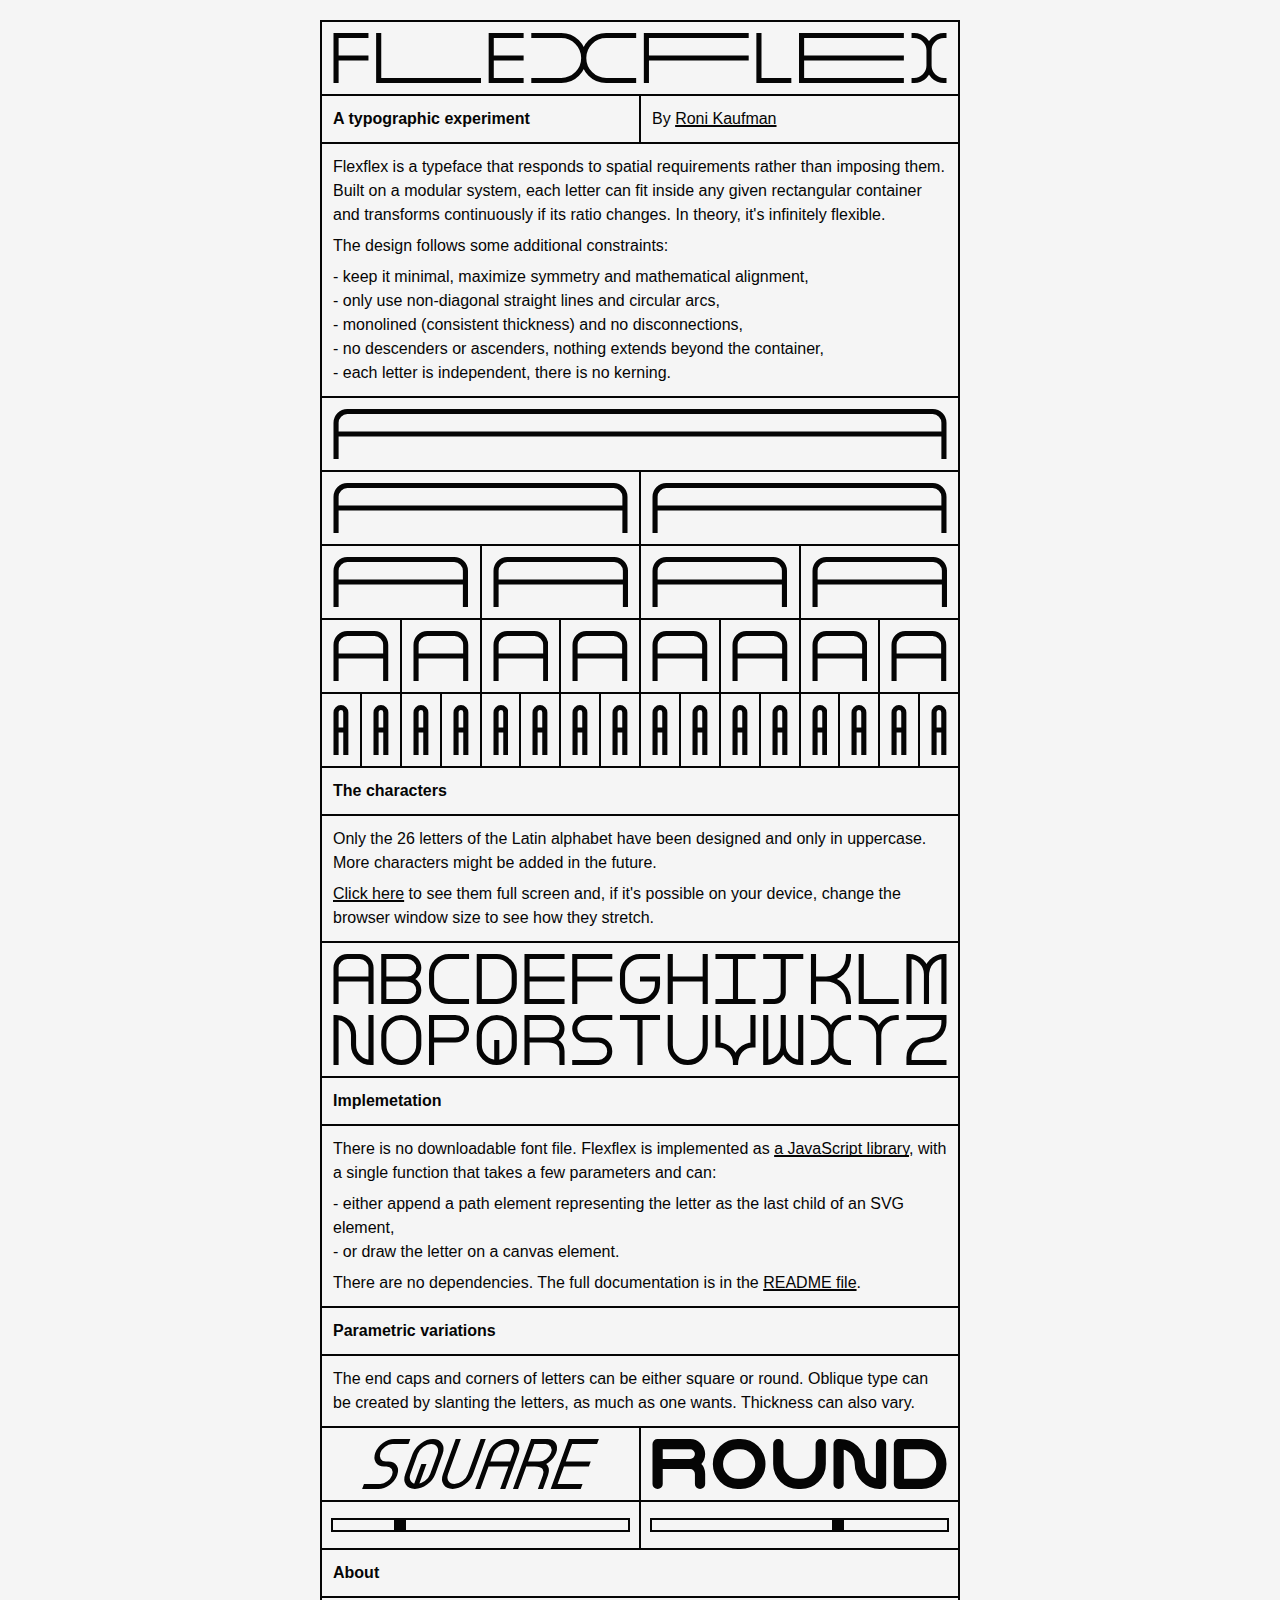
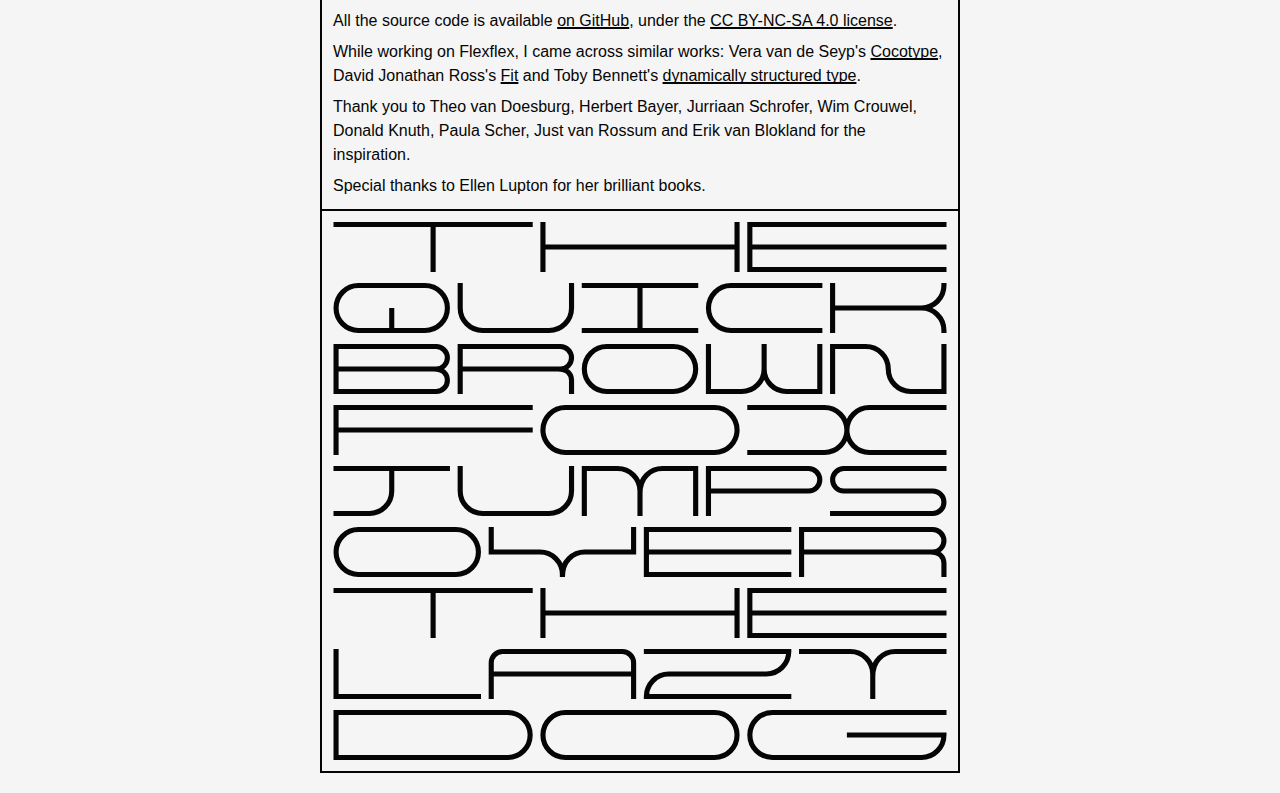
<file: index.html>
<!doctype html>
<html lang="en">
    <head>
        <meta charset="utf-8">
        <meta name="viewport" content="width=device-width, initial-scale=1">
        <link rel="stylesheet" href="css/common-style.css"/>
        <link rel="stylesheet" href="css/index-style.css"/>

        <title>Flexflex</title>
    </head>
    <body>
        <div class="center-horizontally">
            <div class="content">
                <div class="block containsSVG last-div-in-line">
                    <svg trait="header" text="FLEXFLEX"></svg>
                </div>
                
                <div class="align-horizontally">
                    <h2 class="block width100 inline-block">
                        A typographic experiment
                    </h2>
                    <p class="block width100 inline-block last-div-in-line">
                        By <a href="https://ronikaufman.github.io/">Roni Kaufman</a>
                    </p>
                </div>

                <p class="block last-div-in-line">
                    Flexflex is a typeface that responds to spatial requirements rather than imposing them. Built on a modular system, each letter can fit inside any given rectangular container and transforms continuously if its ratio changes. In theory, it's infinitely flexible.<span class="spacer"></span>
                    The design follows some additional constraints:<span class="spacer"></span>
                    - keep it minimal, maximize symmetry and mathematical alignment,<br>
                    - only use non-diagonal straight lines and circular arcs,<br>
                    - monolined (consistent thickness) and no disconnections,<br>
                    - no descenders or ascenders, nothing extends beyond the container,<br>
                    - each letter is independent, there is no kerning.
                </p>

                <div class="align-horizontally">
                    <div class="block inline-block containsSVG width100 last-div-in-line">
                        <svg text="A"></svg>
                    </div>
                </div>
                <div class="align-horizontally">
                    <div class="block inline-block containsSVG width100">
                        <svg text="A"></svg>
                    </div>
                    <div class="block inline-block containsSVG width100 last-div-in-line">
                        <svg text="A"></svg>
                    </div>
                </div>
                <div class="align-horizontally">
                    <div class="block inline-block containsSVG width100">
                        <svg text="A"></svg>
                    </div>
                    <div class="block inline-block containsSVG width100">
                        <svg text="A"></svg>
                    </div>
                    <div class="block inline-block containsSVG width100">
                        <svg text="A"></svg>
                    </div>
                    <div class="block inline-block containsSVG width100 last-div-in-line">
                        <svg text="A"></svg>
                    </div>
                </div>
                <div class="align-horizontally">
                    <div class="block inline-block containsSVG width100">
                        <svg text="A"></svg>
                    </div>
                    <div class="block inline-block containsSVG width100">
                        <svg text="A"></svg>
                    </div>
                    <div class="block inline-block containsSVG width100">
                        <svg text="A"></svg>
                    </div>
                    <div class="block inline-block containsSVG width100">
                        <svg text="A"></svg>
                    </div>
                    <div class="block inline-block containsSVG width100">
                        <svg text="A"></svg>
                    </div>
                    <div class="block inline-block containsSVG width100">
                        <svg text="A"></svg>
                    </div>
                    <div class="block inline-block containsSVG width100">
                        <svg text="A"></svg>
                    </div>
                    <div class="block inline-block containsSVG width100 last-div-in-line">
                        <svg text="A"></svg>
                    </div>
                </div>
                <div class="align-horizontally" id="removeable">
                    <div class="block inline-block containsSVG width100 removeable">
                        <svg text="A"></svg>
                    </div>
                    <div class="block inline-block containsSVG width100">
                        <svg text="A"></svg>
                    </div>
                    <div class="block inline-block containsSVG width100">
                        <svg text="A"></svg>
                    </div>
                    <div class="block inline-block containsSVG width100">
                        <svg text="A"></svg>
                    </div>
                    <div class="block inline-block containsSVG width100">
                        <svg text="A"></svg>
                    </div>
                    <div class="block inline-block containsSVG width100">
                        <svg text="A"></svg>
                    </div>
                    <div class="block inline-block containsSVG width100">
                        <svg text="A"></svg>
                    </div>
                    <div class="block inline-block containsSVG width100">
                        <svg text="A"></svg>
                    </div>
                    <div class="block inline-block containsSVG width100">
                        <svg text="A"></svg>
                    </div>
                    <div class="block inline-block containsSVG width100">
                        <svg text="A"></svg>
                    </div>
                    <div class="block inline-block containsSVG width100">
                        <svg text="A"></svg>
                    </div>
                    <div class="block inline-block containsSVG width100">
                        <svg text="A"></svg>
                    </div>
                    <div class="block inline-block containsSVG width100">
                        <svg text="A"></svg>
                    </div>
                    <div class="block inline-block containsSVG width100">
                        <svg text="A"></svg>
                    </div>
                    <div class="block inline-block containsSVG width100">
                        <svg text="A"></svg>
                    </div>
                    <div class="block inline-block containsSVG width100 last-div-in-line">
                        <svg text="A"></svg>
                    </div>
                </div>

                <h2 class="block last-div-in-line">The characters</h2>
                <p class="block last-div-in-line">
                    Only the 26 letters of the Latin alphabet have been designed and only in uppercase. More characters might be added in the future. <span class="spacer"></span>
                    <a href="./specimen.html">Click here</a> to see them full screen and, if it's possible on your device, change the browser window size to see how they stretch.
                </p>

                <div class="block containsSVG last-div-in-line">
                    <svg text="ABCDEFGHIJKLM"></svg>
                </div>
                <div class="block containsSVG open-top last-div-in-line">
                    <svg text="NOPQRSTUVWXYZ"></svg>
                </div>

                <h2 class="block last-div-in-line">Implemetation</h2>
                <p class="block last-div-in-line">
                    There is no downloadable font file. Flexflex is implemented as <a href="https://github.com/ronikaufman/flexflex/blob/main/flexflex.js">a JavaScript library</a>, with a single function that takes a few parameters and can:<span class="spacer"></span>
                    - either append a path element representing the letter as the last child of an SVG element,<br>
                    - or draw the letter on a canvas element.<span class="spacer"></span>
                    There are no dependencies. The full documentation is in the <a href="https://github.com/ronikaufman/flexflex?tab=readme-ov-file#documentation">README file</a>.
                </p>

                <h2 class="block last-div-in-line">Parametric variations</h2>
                <p class="block last-div-in-line">
                    The end caps and corners of letters can be either square or round. Oblique type can be created by slanting the letters, as much as one wants. Thickness can also vary.
                </p>

                <div class="align-horizontally">
                    <div class="block inline-block containsSVG width100">
                        <svg text=" SQUARE " trait="squareAndOblique" id="obliqueText"></svg>
                    </div>
                    <div class="block inline-block containsSVG width100 last-div-in-line">
                        <svg text="ROUND" trait="roundAndBold" id="boldText"></svg>
                    </div>
                </div>
                <div class="align-horizontally">
                    <div class="block inline-block width100">
                        <input type="range" min="-35" max="35" value="-20" step="0.01" class="slider" id="obliqueSlider">
                    </div>
                    <div class="block inline-block width100 last-div-in-line">
                        <input type="range" min="0.25" max="3" value="2" step="0.01" class="slider" id="boldSlider">
                    </div>
                </div>

                <h2 class="block last-div-in-line">About</h2>
                <p class="block last-div-in-line">
                    All the source code is available <a href="https://github.com/ronikaufman/flexflex">on GitHub</a>, under the <a href="https://creativecommons.org/licenses/by-nc-sa/4.0/">CC BY-NC-SA 4.0 license</a>.<span class="spacer"></span>
                    While working on Flexflex, I came across similar works: Vera van de Seyp's <a href="https://www.youtube.com/watch?v=ATueZMd9YAE">Cocotype</a>, David Jonathan Ross's <a href="https://djr.com/fit">Fit</a> and Toby Bennett's <a href="https://www.instagram.com/p/C_ddbLxRuOV/">dynamically structured type</a>.<span class="spacer"></span>
                    Thank you to Theo van Doesburg, Herbert Bayer, Jurriaan Schrofer, Wim Crouwel, Donald Knuth, Paula Scher, Just van Rossum and Erik van Blokland for the inspiration.<span class="spacer"></span>
                    Special thanks to Ellen Lupton for her brilliant books.
                </p>

                <div class="block containsSVG last-div-in-line">
                    <svg text="THE"></svg>
                </div>
                <div class="block containsSVG open-top last-div-in-line">
                    <svg text="QUICK"></svg>
                </div>
                <div class="block containsSVG open-top last-div-in-line">
                    <svg text="BROWN"></svg>
                </div>
                <div class="block containsSVG open-top last-div-in-line">
                    <svg text="FOX"></svg>
                </div>
                <div class="block containsSVG open-top last-div-in-line">
                    <svg text="JUMPS"></svg>
                </div>
                <div class="block containsSVG open-top last-div-in-line">
                    <svg text="OVER"></svg>
                </div>
                <div class="block containsSVG open-top last-div-in-line">
                    <svg text="THE"></svg>
                </div>
                <div class="block containsSVG open-top last-div-in-line">
                    <svg text="LAZY"></svg>
                </div>
                <div class="block containsSVG open-top last-div-in-line last-div-in-column">
                    <svg text="DOG"></svg>
                </div>
            </div>
        </div>

        <script src="flexflex.js" type="text/javascript"></script>
        <script src="script.js" type="text/javascript"></script>
        <script type="text/javascript">
            window.addEventListener("resize", () => reset("index"));
            addAllTexts("index");
        </script>
    </body>
</html>
</file>
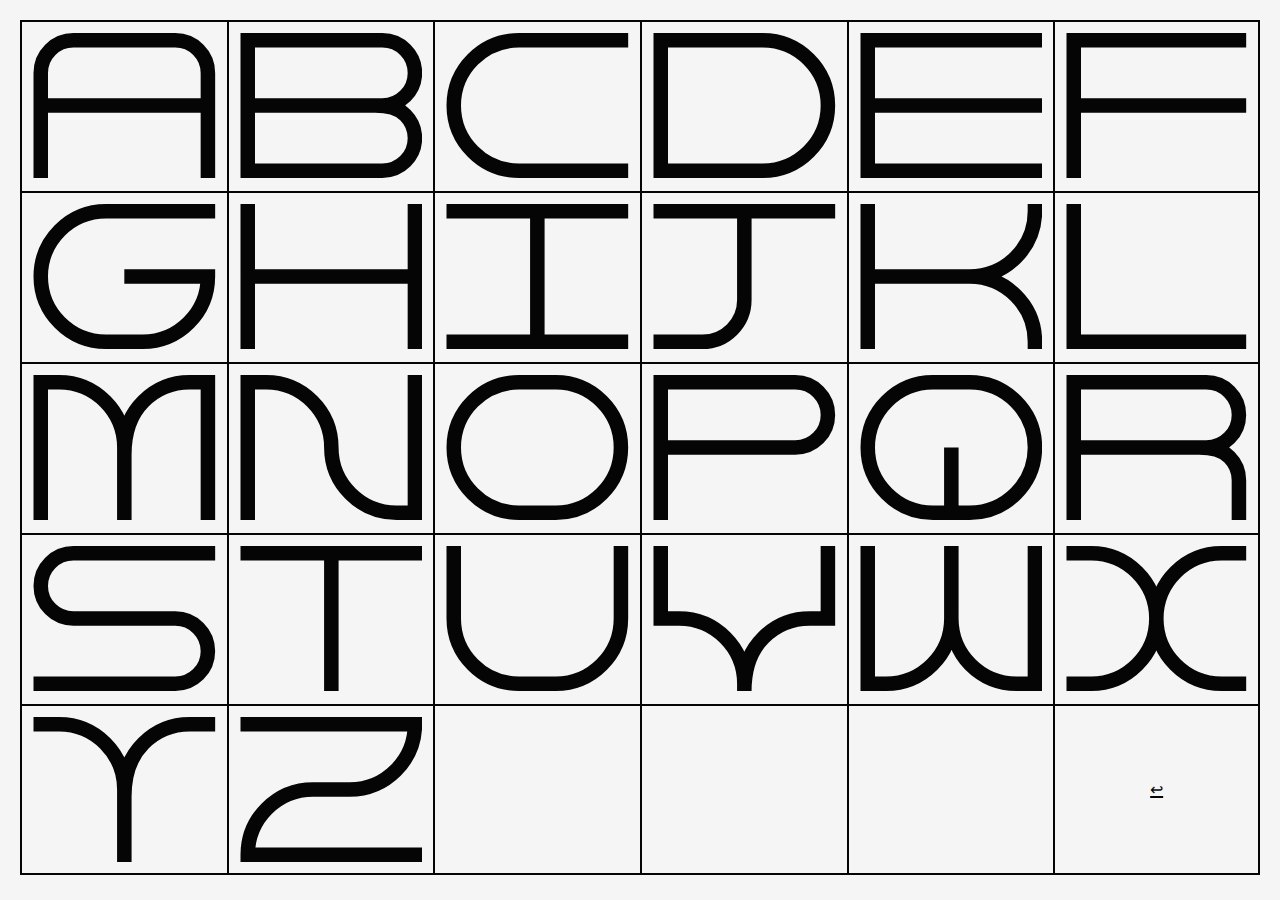
<file: specimen.html>
<!doctype html>
<html lang="en">
    <head>
        <meta charset="utf-8">
        <meta name="viewport" content="width=device-width, initial-scale=1">
        <link rel="stylesheet" href="css/common-style.css"/>
        <link rel="stylesheet" href="css/specimen-style.css"/>

        <title>Flexflex specimen</title>
    </head>
    <body>
        <div id="container">
            <div class="block">
                <svg text="A"></svg>
            </div>
            <div class="block">
                <svg text="B"></svg>
            </div>
            <div class="block">
                <svg text="C"></svg>
            </div>
            <div class="block">
                <svg text="D"></svg>
            </div>
            <div class="block">
                <svg text="E"></svg>
            </div>
            <div class="block last-div-in-line">
                <svg text="F"></svg>
            </div>
            
            <div class="block">
                <svg text="G"></svg>
            </div>
            <div class="block">
                <svg text="H"></svg>
            </div>
            <div class="block">
                <svg text="I"></svg>
            </div>
            <div class="block">
                <svg text="J"></svg>
            </div>
            <div class="block">
                <svg text="K"></svg>
            </div>
            <div class="block last-div-in-line">
                <svg text="L"></svg>
            </div>

            <div class="block">
                <svg text="M"></svg>
            </div>
            <div class="block">
                <svg text="N"></svg>
            </div>
            <div class="block">
                <svg text="O"></svg>
            </div>
            <div class="block">
                <svg text="P"></svg>
            </div>
            <div class="block">
                <svg text="Q"></svg>
            </div>
            <div class="block last-div-in-line">
                <svg text="R"></svg>
            </div>

            <div class="block">
                <svg text="S"></svg>
            </div>
            <div class="block">
                <svg text="T"></svg>
            </div>
            <div class="block">
                <svg text="U"></svg>
            </div>
            <div class="block">
                <svg text="V"></svg>
            </div>
            <div class="block">
                <svg text="W"></svg>
            </div>
            <div class="block last-div-in-line">
                <svg text="X"></svg>
            </div>

            <div class="block last-div-in-column">
                <svg text="Y"></svg>
            </div>
            <div class="block last-div-in-column">
                <svg text="Z"></svg>
            </div>
            <div class="block last-div-in-column">
            </div>
            <div class="block last-div-in-column">
            </div>
            <div class="block last-div-in-column">
            </div>
            <div class="block last-div-in-line double-centering last-div-in-column">
                <a href="../index.html">↩</a>
            </div>
        </div>
        
        <script src="flexflex.js" type="text/javascript"></script>
        <script src="script.js" type="text/javascript"></script>
        <script type="text/javascript">
            window.addEventListener("resize", () => reset("specimen"));
            addAllTexts("specimen");
        </script>
    </body>
</html>
</file>
<file: css/common-style.css>
:root {
    --my-white: #f5f5f5;
    --my-black: #050505;
    --border-style: 2px solid var(--my-black);
    --padding-outside: 20px;
    --padding-inside: 11px;
}  

html, body {
    margin: 0;
    padding: 0;
    font-family: sans-serif;
    font-weight: normal;
    line-height: 24px;
    font-size: 16px;
}

body {
    background-color: var(--my-white);
    color: var(--my-black);
}

svg {
    width: 100%;
    height: 100%; 
    display: block;
}

a {
    color: var(--my-black);
    text-decoration-thickness: 1.6px;
    text-decoration-skip-ink: none;
}

.block {
    padding: var(--padding-inside);
    border: var(--border-style);
}

:not(.last-div-in-column) {
    border-bottom: none;
}

:not(.last-div-in-line) {
    border-right: none;
}
</file>
<file: css/index-style.css>
div.center-horizontally {
    align-items: center;
    display: flex;
    flex-direction: column;
}

div.align-horizontally {
    display: flex;
    flex-direction: row;
}

div.content {
    max-width: 640px;
    padding: var(--padding-outside);
}

div.containsSVG {
    height: 50px;
}

.slider {
    -webkit-appearance: none;
    appearance: none;
    width: 100%;
    height: 10px;
    border-radius: 0;  
    background: none;
    outline: var(--border-style);;
    margin: 0;
    cursor: pointer;
}
  
.slider::-webkit-slider-thumb {
    -webkit-appearance: none;
    appearance: none;
    width: 12px;
    height: 11px;
    border-radius: 0; 
    background: var(--my-black);
    border: none;
    cursor: pointer;
}

.slider::-moz-range-thumb {
    width: 12px;
    height: 11px;
    border-radius: 0; 
    background: var(--my-black);
    border: none;
    cursor: pointer;
}

.width100 {
    width: 100%;
}

.cursor-pointer {
    cursor: pointer;
}

.open-top {
    padding-top: 0;
    border-top: none;
}

p, h2 { 
    margin: 0;
}

h2 {
    font-size: 16px;
    font-weight: bolder;
}

br {
    display: block;
    margin: 1px;
}

.spacer {
    height: 7px;
    display: block;
}
</file>
<file: css/specimen-style.css>
html {
    overflow: hidden;
}

#container {
    display: grid;
    grid-template-columns: repeat(6, 1fr);
    grid-template-rows: repeat(5, 1fr);
    padding: var(--padding-outside);
}

#container > div {
    text-align: center;
}

div {
    min-width: 20px;
}

.double-centering {
    display: flex; 
    justify-content: center; 
    align-items: center;
}
</file>
